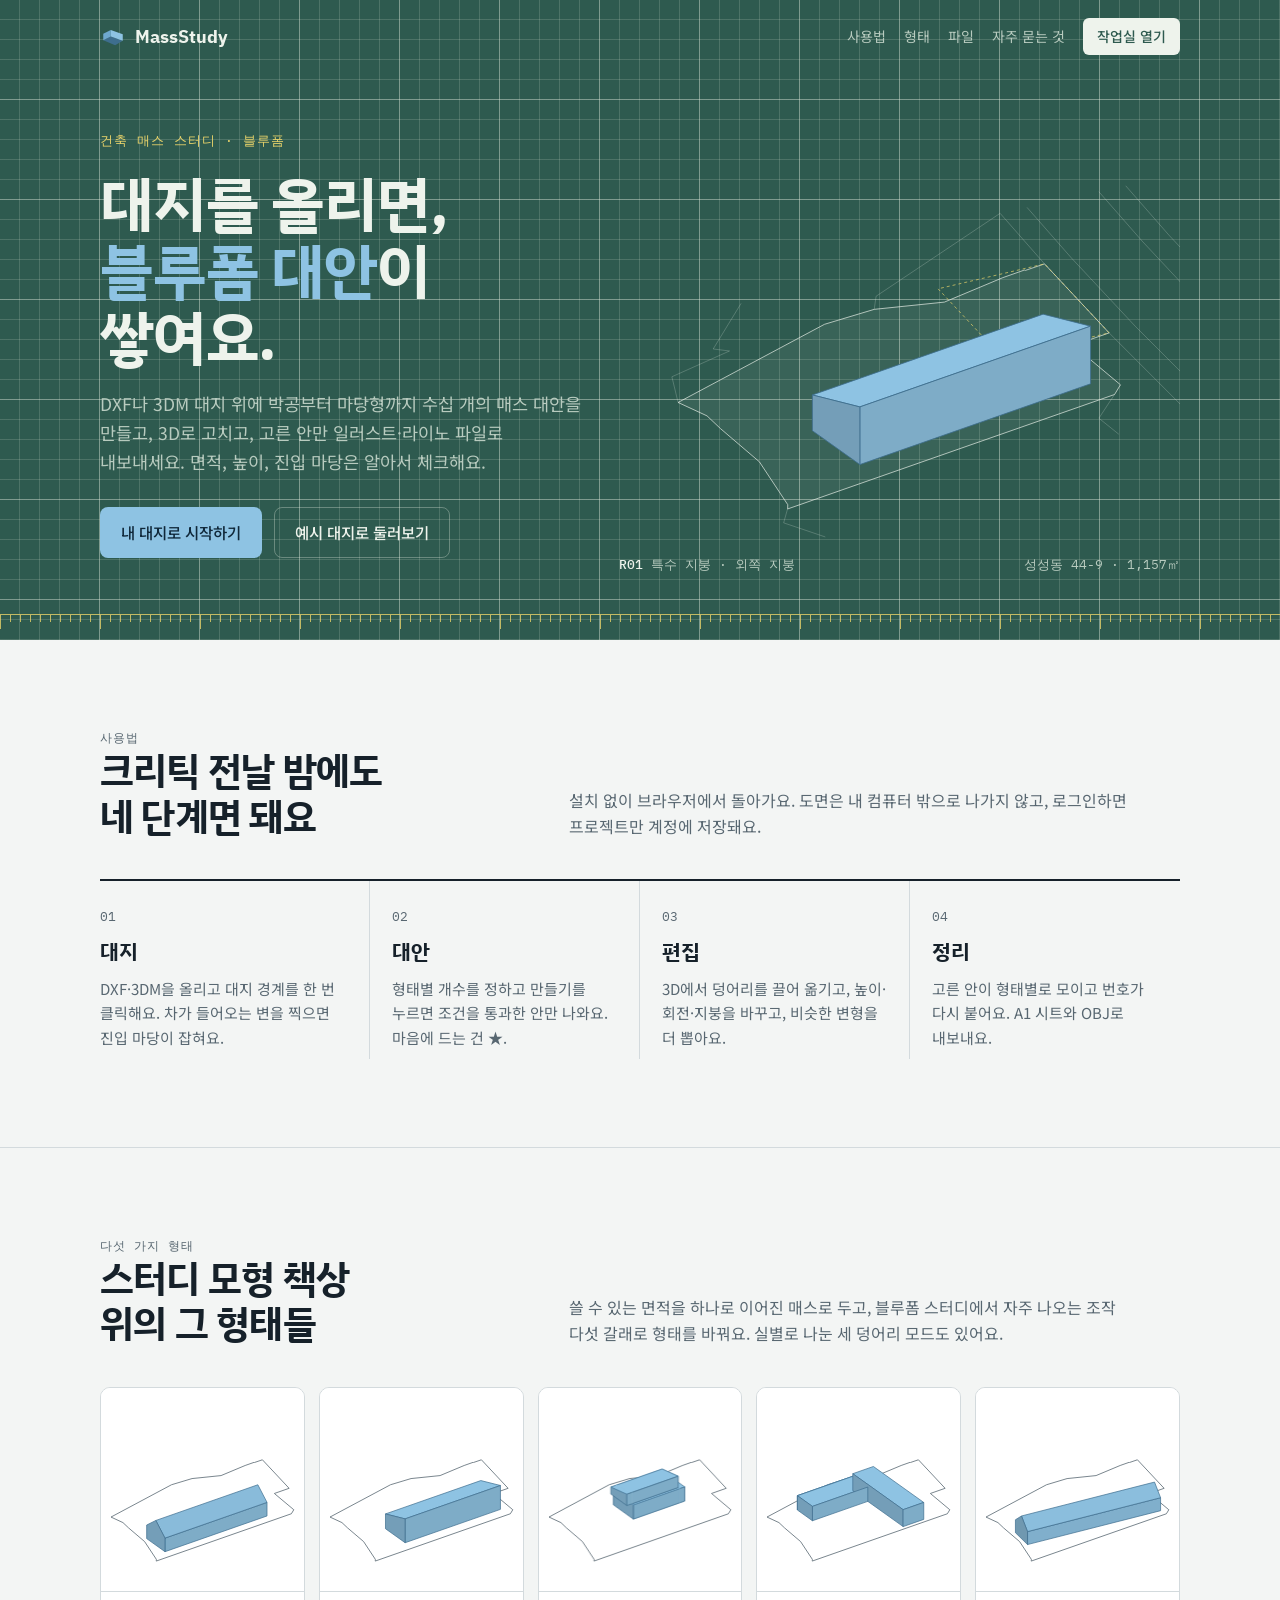
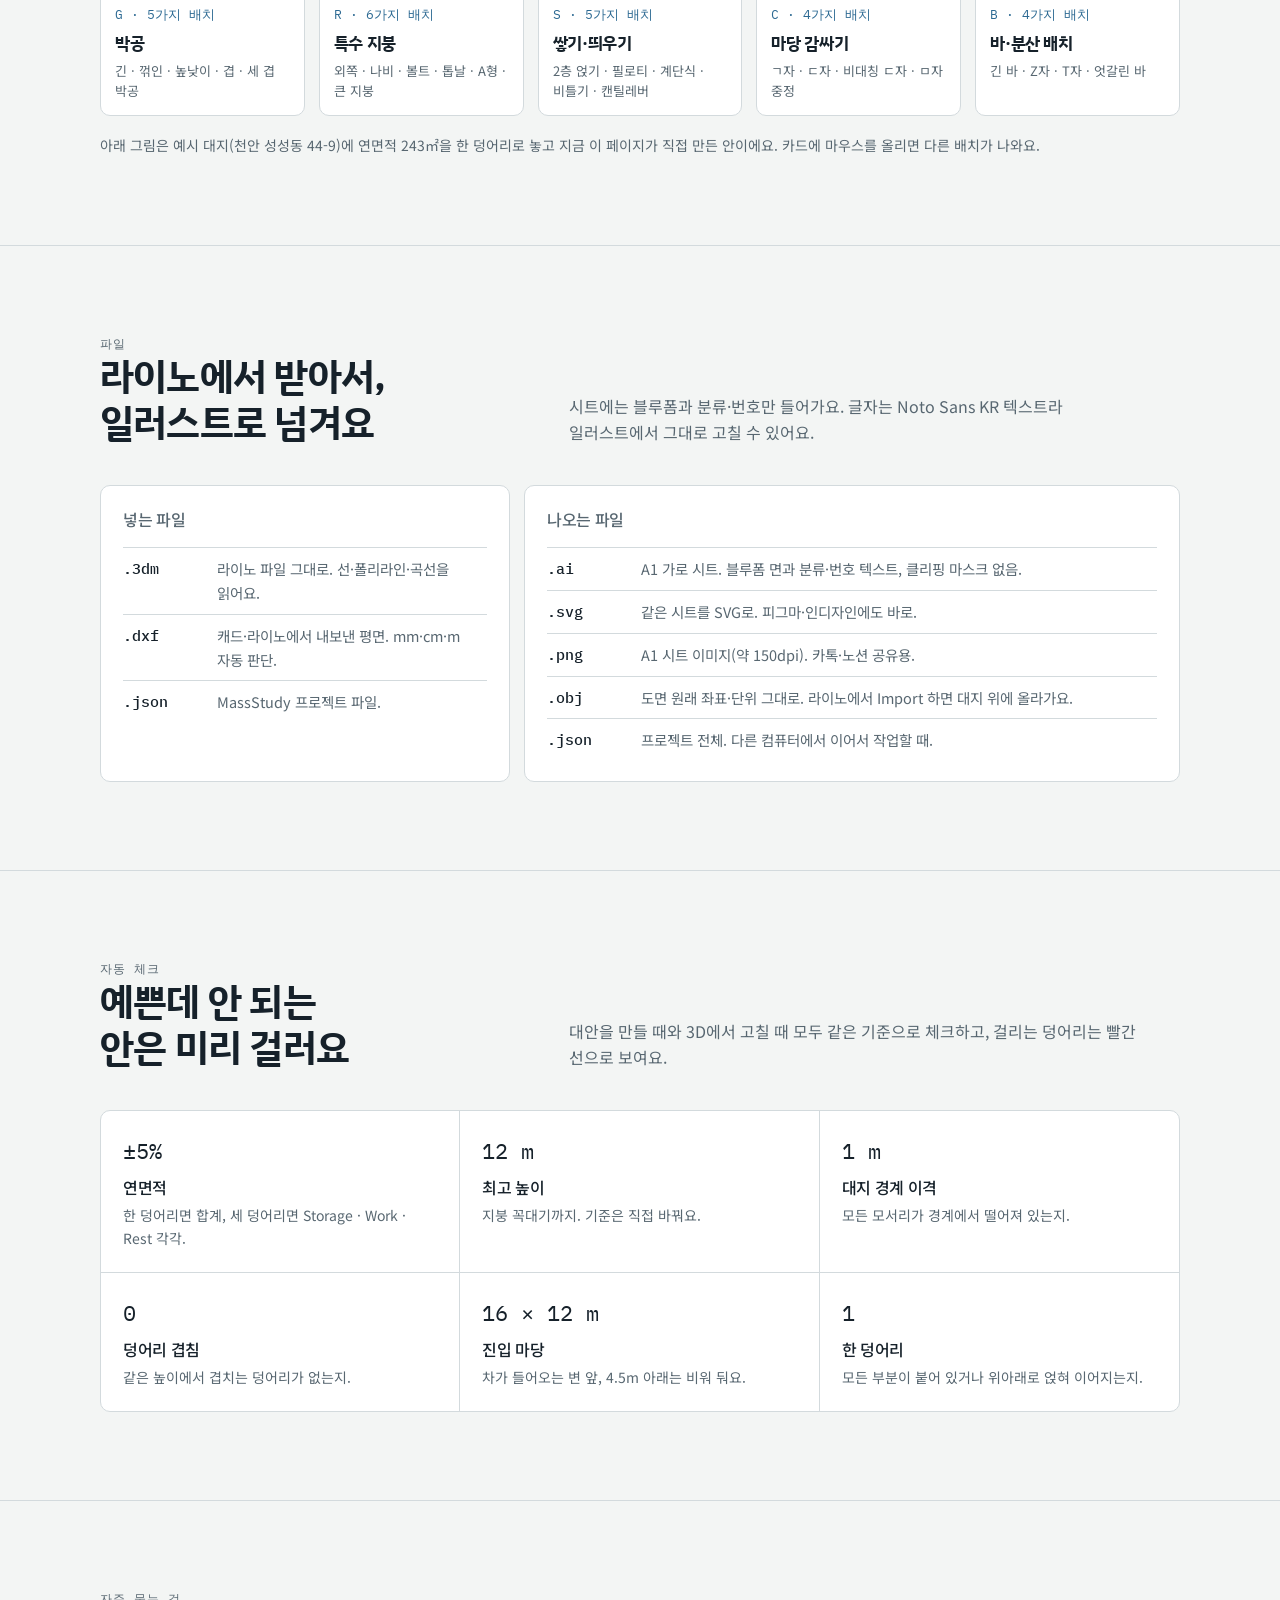
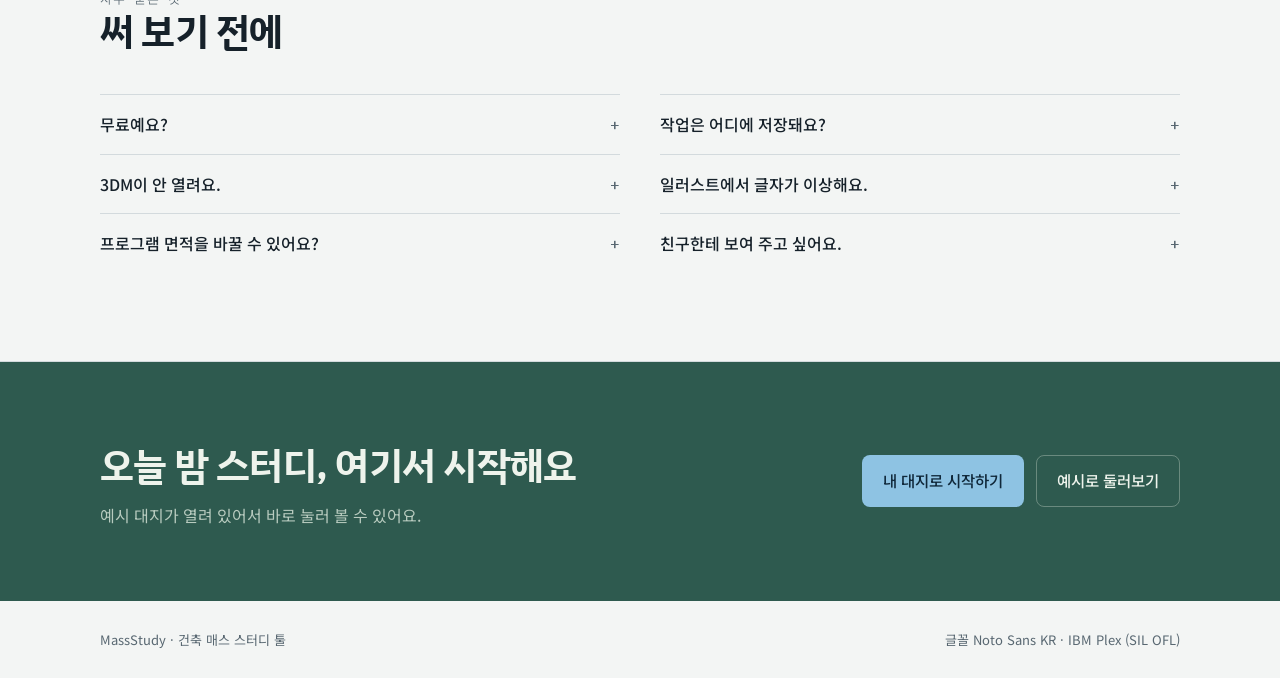
<file: index.html>
<!doctype html>
<html lang="ko">
<head>
<meta charset="utf-8">
<meta name="viewport" content="width=device-width,initial-scale=1,viewport-fit=cover">
<title>MassStudy</title>
<meta name="description" content="대지 도면을 올리면 블루폼 매스 대안을 형태별로 만들어 주는 건축 매스 스터디 툴. 3D로 고치고, 골라서 일러스트·라이노 파일로 내보내요.">
<meta property="og:title" content="MassStudy">
<meta property="og:description" content="대지를 올리면, 블루폼 대안이 쌓입니다. 건축 매스 스터디 툴.">
<link rel="icon" href="favicon.svg" type="image/svg+xml">
<link rel="preconnect" href="https://fonts.googleapis.com">
<link rel="preconnect" href="https://fonts.gstatic.com" crossorigin>
<link rel="stylesheet" href="https://fonts.googleapis.com/css2?family=IBM+Plex+Mono:wght@400;500&family=IBM+Plex+Sans+KR:wght@500;700&family=Noto+Sans+KR:wght@400;500;700&display=swap">
<link rel="stylesheet" href="css/site.css?v=20261019h">
</head>
<body>
<header class="nav">
  <div class="wrap">
    <a class="logo" href="index.html">
      <svg viewBox="0 0 24 24" aria-hidden="true"><path d="M3 15l7-3.5 11 4-7 4z" fill="#3E6E8E"/><path d="M3 15V9l7-3.5v6z" fill="#6FA9CF"/><path d="M10 11.5v-6l11 4v6z" fill="#8EC3E3"/></svg>
      MassStudy
    </a>
    <nav>
      <a href="#how">사용법</a>
      <a href="#forms">형태</a>
      <a href="#files">파일</a>
      <a href="#faq">자주 묻는 것</a>
      <a class="cta" href="app.html">작업실 열기</a>
    </nav>
  </div>
</header>

<section class="hero">
  <div class="wrap">
    <div>
      <p class="eyebrow">건축 매스 스터디 · 블루폼</p>
      <h1>대지를 올리면,<br><em>블루폼 대안</em>이 쌓여요.</h1>
      <p class="lead">DXF나 3DM 대지 위에 박공부터 마당형까지 수십 개의 매스 대안을 만들고, 3D로 고치고, 고른 안만 일러스트·라이노 파일로 내보내세요. 면적, 높이, 진입 마당은 알아서 체크해요.</p>
      <div class="ctas">
        <a class="btn main" href="app.html?start=new">내 대지로 시작하기</a>
        <a class="btn line" href="app.html?start=sample">예시 대지로 둘러보기</a>
      </div>
    </div>
    <div class="stagebox">
      <canvas id="heroCanvas" aria-label="예시 대지 위에서 바뀌는 블루폼 매스 대안" role="img"></canvas>
      <div class="stagecap"><span id="heroCode"><b>G01</b> 한 줄 박공</span><span>성성동 44-9 · 1,157㎡</span></div>
    </div>
  </div>
  <div class="ruler" aria-hidden="true"></div>
</section>

<main>
  <section class="band" id="how">
    <div class="wrap">
      <div class="sechead">
        <div><p class="label">사용법</p><h2>크리틱 전날 밤에도 네 단계면 돼요</h2></div>
        <p>설치 없이 브라우저에서 돌아가요. 도면은 내 컴퓨터 밖으로 나가지 않고, 로그인하면 프로젝트만 계정에 저장돼요.</p>
      </div>
      <div class="steps">
        <div class="step"><span class="n">01</span><h3>대지</h3><p>DXF·3DM을 올리고 대지 경계를 한 번 클릭해요. 차가 들어오는 변을 찍으면 진입 마당이 잡혀요.</p></div>
        <div class="step"><span class="n">02</span><h3>대안</h3><p>형태별 개수를 정하고 만들기를 누르면 조건을 통과한 안만 나와요. 마음에 드는 건 ★.</p></div>
        <div class="step"><span class="n">03</span><h3>편집</h3><p>3D에서 덩어리를 끌어 옮기고, 높이·회전·지붕을 바꾸고, 비슷한 변형을 더 뽑아요.</p></div>
        <div class="step"><span class="n">04</span><h3>정리</h3><p>고른 안이 형태별로 모이고 번호가 다시 붙어요. A1 시트와 OBJ로 내보내요.</p></div>
      </div>
    </div>
  </section>

  <section class="band" id="forms">
    <div class="wrap">
      <div class="sechead">
        <div><p class="label">다섯 가지 형태</p><h2>스터디 모형 책상 위의 그 형태들</h2></div>
        <p>쓸 수 있는 면적을 하나로 이어진 매스로 두고, 블루폼 스터디에서 자주 나오는 조작 다섯 갈래로 형태를 바꿔요. 실별로 나눈 세 덩어리 모드도 있어요.</p>
      </div>
      <div class="forms" id="formsGrid"></div>
      <p class="formsnote">아래 그림은 예시 대지(천안 성성동 44-9)에 연면적 243㎡을 한 덩어리로 놓고 지금 이 페이지가 직접 만든 안이에요. 카드에 마우스를 올리면 다른 배치가 나와요.</p>
    </div>
  </section>

  <section class="band" id="files">
    <div class="wrap">
      <div class="sechead">
        <div><p class="label">파일</p><h2>라이노에서 받아서, 일러스트로 넘겨요</h2></div>
        <p>시트에는 블루폼과 분류·번호만 들어가요. 글자는 Noto Sans KR 텍스트라 일러스트에서 그대로 고칠 수 있어요.</p>
      </div>
      <div class="files">
        <div class="fcol">
          <h3>넣는 파일</h3>
          <table class="ftable"><tbody>
            <tr><td>.3dm</td><td>라이노 파일 그대로. 선·폴리라인·곡선을 읽어요.</td></tr>
            <tr><td>.dxf</td><td>캐드·라이노에서 내보낸 평면. mm·cm·m 자동 판단.</td></tr>
            <tr><td>.json</td><td>MassStudy 프로젝트 파일.</td></tr>
          </tbody></table>
        </div>
        <div class="fcol">
          <h3>나오는 파일</h3>
          <table class="ftable"><tbody>
            <tr><td>.ai</td><td>A1 가로 시트. 블루폼 면과 분류·번호 텍스트, 클리핑 마스크 없음.</td></tr>
            <tr><td>.svg</td><td>같은 시트를 SVG로. 피그마·인디자인에도 바로.</td></tr>
            <tr><td>.png</td><td>A1 시트 이미지(약 150dpi). 카톡·노션 공유용.</td></tr>
            <tr><td>.obj</td><td>도면 원래 좌표·단위 그대로. 라이노에서 Import 하면 대지 위에 올라가요.</td></tr>
            <tr><td>.json</td><td>프로젝트 전체. 다른 컴퓨터에서 이어서 작업할 때.</td></tr>
          </tbody></table>
        </div>
      </div>
    </div>
  </section>

  <section class="band" id="checks">
    <div class="wrap">
      <div class="sechead">
        <div><p class="label">자동 체크</p><h2>예쁜데 안 되는 안은 미리 걸러요</h2></div>
        <p>대안을 만들 때와 3D에서 고칠 때 모두 같은 기준으로 체크하고, 걸리는 덩어리는 빨간 선으로 보여요.</p>
      </div>
      <div class="checks">
        <div class="chk"><span class="v">±5%</span><h3>연면적</h3><p>한 덩어리면 합계, 세 덩어리면 Storage · Work · Rest 각각.</p></div>
        <div class="chk"><span class="v">12 m</span><h3>최고 높이</h3><p>지붕 꼭대기까지. 기준은 직접 바꿔요.</p></div>
        <div class="chk"><span class="v">1 m</span><h3>대지 경계 이격</h3><p>모든 모서리가 경계에서 떨어져 있는지.</p></div>
        <div class="chk"><span class="v">0</span><h3>덩어리 겹침</h3><p>같은 높이에서 겹치는 덩어리가 없는지.</p></div>
        <div class="chk"><span class="v">16 × 12 m</span><h3>진입 마당</h3><p>차가 들어오는 변 앞, 4.5m 아래는 비워 둬요.</p></div>
        <div class="chk"><span class="v">1</span><h3>한 덩어리</h3><p>모든 부분이 붙어 있거나 위아래로 얹혀 이어지는지.</p></div>
      </div>
    </div>
  </section>

  <section class="band" id="faq">
    <div class="wrap">
      <div class="sechead">
        <div><p class="label">자주 묻는 것</p><h2>써 보기 전에</h2></div>
        <p></p>
      </div>
      <div class="faq">
        <details><summary>무료예요?</summary><p>네. 회원가입 없이 바로 쓸 수 있어요. 로그인은 여러 컴퓨터에서 이어서 작업하고 싶을 때만 필요해요.</p></details>
        <details><summary>작업은 어디에 저장돼요?</summary><p>기본은 지금 쓰는 브라우저예요. 로그인하면 계정에도 자동 저장되고, 프로젝트 파일(.json)로 받아 둘 수도 있어요.</p></details>
        <details><summary>3DM이 안 열려요.</summary><p>대지 주변만 골라 새 파일로 저장하면 가볍고 빨라요. 그래도 안 되면 라이노에서 Export Selected → DXF로 올려 주세요.</p></details>
        <details><summary>일러스트에서 글자가 이상해요.</summary><p>Noto Sans KR을 설치하면 그대로 보이고 고칠 수 있어요. 없으면 일러스트가 비슷한 글꼴로 바꿔 보여 줘요.</p></details>
        <details><summary>프로그램 면적을 바꿀 수 있어요?</summary><p>네. 대지 탭에서 Storage · Work · Rest 면적과 최고 높이, 이격, 진입 마당 크기를 바꾸고 대안을 다시 만들면 돼요.</p></details>
        <details><summary>친구한테 보여 주고 싶어요.</summary><p>로그인한 상태에서 프로젝트 목록의 공유 링크를 누르면 링크가 복사돼요. 받은 사람은 사본으로 열어서 원본은 안전해요.</p></details>
      </div>
    </div>
  </section>

  <section class="final">
    <div class="wrap">
      <div><h2>오늘 밤 스터디, 여기서 시작해요</h2><p>예시 대지가 열려 있어서 바로 눌러 볼 수 있어요.</p></div>
      <div class="ctas"><a class="btn main" href="app.html?start=new">내 대지로 시작하기</a><a class="btn line" href="app.html?start=sample">예시로 둘러보기</a></div>
    </div>
  </section>
</main>

<footer>
  <div class="wrap">
    <span>MassStudy · 건축 매스 스터디 툴</span>
    <span>글꼴 Noto Sans KR · IBM Plex (SIL OFL)</span>
  </div>
</footer>

<script src="js/core.js?v=20261019h"></script>
<script src="js/union.js?v=20261019h"></script>
<script src="js/axon.js?v=20261019h"></script>
<script src="js/landing.js?v=20261019h"></script>
</body>
</html>
</file>
<file: css/site.css>
/* Layout: landing. A cutting-mat hero (the studio table where blue foam lives), then a calm paper page: steps, forms gallery, files, checks, questions. */
:root {
  --paper: #F3F5F4;      /* page */
  --card: #FFFFFF;
  --ink: #16212A;
  --muted: #586771;
  --rule: #D3DADD;
  --mat: #2E5A4F;        /* cutting mat green */
  --mat-line: rgba(232, 240, 228, .16);
  --mat-line-strong: rgba(232, 240, 228, .32);
  --mat-ink: #EEF3EC;
  --mat-muted: #B8CBBF;
  --ruler: #E8D36A;      /* printed yellow ruler marks */
  --accent: #2D6A93;
  --accent-ink: #FFFFFF;
  --foam: #8EC3E3;
  --f-display: "IBM Plex Sans KR", "Noto Sans KR", "Apple SD Gothic Neo", sans-serif;
  --f-body: "Noto Sans KR", "Apple SD Gothic Neo", "Malgun Gothic", system-ui, sans-serif;
  --f-mono: "IBM Plex Mono", ui-monospace, Menlo, monospace;
  --wrap: 1120px;
}
@media (prefers-color-scheme: dark) {
  :root:not([data-theme="light"]) {
    --paper: #10171B; --card: #182228; --ink: #E3EAEE; --muted: #96A6AF; --rule: #2A363D;
    --mat: #21433B; --accent: #7FB8DD; --accent-ink: #0E1A22; color-scheme: dark;
  }
}
:root[data-theme="dark"] {
  --paper: #10171B; --card: #182228; --ink: #E3EAEE; --muted: #96A6AF; --rule: #2A363D;
  --mat: #21433B; --accent: #7FB8DD; --accent-ink: #0E1A22; color-scheme: dark;
}
* { box-sizing: border-box; }
html { scroll-behavior: smooth; }
@media (prefers-reduced-motion: reduce) { html { scroll-behavior: auto; } }
body { word-break: keep-all; overflow-wrap: anywhere; margin: 0; background: var(--paper); color: var(--ink); font-family: var(--f-body); font-size: 16px; line-height: 1.65; }
a { color: var(--accent); }
:focus-visible { outline: 2px solid var(--accent); outline-offset: 3px; }
.wrap { max-width: var(--wrap); margin: 0 auto; padding-inline: 20px; }
h1, h2, h3 { font-family: var(--f-display); text-wrap: balance; letter-spacing: -0.02em; }

/* nav */
.nav { position: absolute; top: 0; left: 0; right: 0; z-index: 2; padding-top: env(safe-area-inset-top, 0px); }
.nav .wrap { display: flex; align-items: center; gap: 20px; padding-block: 18px; }
.logo { display: flex; align-items: center; gap: 9px; color: var(--mat-ink); text-decoration: none; font-family: var(--f-display); font-weight: 700; font-size: 18px; }
.logo svg { width: 26px; height: 26px; }
.nav nav { margin-left: auto; display: flex; gap: 18px; align-items: center; flex-wrap: wrap; }
.nav nav a { color: var(--mat-muted); text-decoration: none; font-size: 14px; }
.nav nav a:hover { color: var(--mat-ink); }
.nav nav a.cta { color: var(--mat); background: var(--mat-ink); padding: 7px 14px; border-radius: 6px; font-weight: 500; }

/* hero on the mat */
.hero { position: relative; background-color: var(--mat); color: var(--mat-ink); overflow: hidden;
  background-image:
    linear-gradient(var(--mat-line-strong) 1px, transparent 1px), linear-gradient(90deg, var(--mat-line-strong) 1px, transparent 1px),
    linear-gradient(var(--mat-line) 1px, transparent 1px), linear-gradient(90deg, var(--mat-line) 1px, transparent 1px);
  background-size: 100px 100px, 100px 100px, 20px 20px, 20px 20px; background-position: -1px -1px; }
.hero .wrap { display: grid; grid-template-columns: minmax(0, 1fr) minmax(0, 1.15fr); gap: 32px; align-items: center; padding-block: 120px 72px; }
.eyebrow { font-family: var(--f-mono); font-size: 12.5px; letter-spacing: .08em; color: var(--ruler); text-transform: uppercase; margin: 0 0 18px; }
.hero h1 { font-size: clamp(34px, 5.2vw, 60px); line-height: 1.12; margin: 0 0 20px; font-weight: 700; }
.hero h1 em { font-style: normal; color: var(--foam); }
.hero p.lead { font-size: 17.5px; color: var(--mat-muted); max-width: 31em; margin: 0 0 30px; }
.ctas { display: flex; gap: 12px; flex-wrap: wrap; }
.btn { display: inline-flex; align-items: center; gap: 8px; padding: 12px 20px; border-radius: 8px; font-weight: 500; text-decoration: none; font-size: 15.5px; border: 1px solid transparent; }
.btn.main { background: var(--foam); color: #10283A; }
.btn.main:hover { background: #A6D2EC; }
.btn.line { border-color: var(--mat-line-strong); color: var(--mat-ink); }
.btn.line:hover { border-color: var(--mat-ink); }
.stagebox { position: relative; aspect-ratio: 5 / 4; width: 100%; max-width: 100%; }
#heroCanvas { width: 100%; height: 100%; display: block; }
.stagecap { position: absolute; left: 0; right: 0; bottom: -6px; display: flex; justify-content: space-between; gap: 12px; font-family: var(--f-mono); font-size: 12.5px; color: var(--mat-muted); }
.stagecap b { color: var(--mat-ink); font-weight: 500; }
.ruler { position: absolute; left: 0; right: 0; bottom: 0; height: 26px; border-top: 1px solid var(--ruler); opacity: .8;
  background-image: linear-gradient(90deg, var(--ruler) 1px, transparent 1px), linear-gradient(90deg, var(--ruler) 1px, transparent 1px);
  background-size: 100px 14px, 10px 7px; background-repeat: repeat-x; background-position: 0 0, 0 0; }

/* sections */
section.band { padding-block: 88px; border-bottom: 1px solid var(--rule); }
.sechead { display: grid; grid-template-columns: minmax(0, 1fr) minmax(0, 1.4fr); gap: 32px; align-items: end; margin-bottom: 40px; }
.sechead h2 { font-size: clamp(26px, 3.4vw, 38px); margin: 0; line-height: 1.2; }
.sechead p { margin: 0; color: var(--muted); max-width: 36em; }
.label { font-family: var(--f-mono); font-size: 12px; letter-spacing: .08em; color: var(--accent); text-transform: uppercase; margin: 0 0 10px; }

.steps { display: grid; grid-template-columns: repeat(4, minmax(0, 1fr)); gap: 0; border-top: 2px solid var(--ink); }
.step { padding: 20px 22px 8px 0; border-right: 1px solid var(--rule); padding-left: 0; }
.step + .step { padding-left: 22px; }
.step:last-child { border-right: 0; }
.step .n { font-family: var(--f-mono); font-size: 13px; color: var(--muted); }
.step h3 { margin: 6px 0 8px; font-size: 21px; }
.step p { margin: 0; color: var(--muted); font-size: 15px; }

.forms { display: grid; grid-template-columns: repeat(5, minmax(0, 1fr)); gap: 14px; }
.form { background: var(--card); border: 1px solid var(--rule); border-radius: 10px; overflow: hidden; display: flex; flex-direction: column; min-width: 0; }
.form canvas { width: 100%; aspect-ratio: 1 / 1; display: block; }
.form .meta { padding: 12px 14px 14px; border-top: 1px solid var(--rule); display: flex; flex-direction: column; gap: 4px; }
.form .k { font-family: var(--f-mono); font-size: 13px; color: var(--accent); }
.form h3 { margin: 0; font-size: 17px; }
.form p { margin: 0; font-size: 13px; color: var(--muted); line-height: 1.55; }
.formsnote { margin: 18px 0 0; color: var(--muted); font-size: 14px; }

.files { display: grid; grid-template-columns: minmax(0, 1fr) minmax(0, 1.6fr); gap: 14px; }
.fcol { background: var(--card); border: 1px solid var(--rule); border-radius: 10px; padding: 20px 22px; min-width: 0; }
.fcol h3 { margin: 0 0 14px; font-size: 16px; color: var(--muted); font-weight: 500; font-family: var(--f-body); }
.ftable { width: 100%; border-collapse: collapse; font-size: 14.5px; }
.ftable td { padding: 9px 0; border-top: 1px solid var(--rule); vertical-align: top; }
.ftable td:first-child { font-family: var(--f-mono); font-weight: 500; width: 6.5em; white-space: nowrap; }
.ftable td:last-child { color: var(--muted); }

.checks { display: grid; grid-template-columns: repeat(3, minmax(0, 1fr)); gap: 0; border: 1px solid var(--rule); border-radius: 10px; background: var(--card); overflow: hidden; }
.chk { padding: 22px; border-right: 1px solid var(--rule); border-bottom: 1px solid var(--rule); min-width: 0; }
.chk:nth-child(3n) { border-right: 0; }
.chk:nth-last-child(-n+3) { border-bottom: 0; }
.chk .v { font-family: var(--f-mono); font-size: 22px; font-variant-numeric: tabular-nums; }
.chk h3 { margin: 4px 0 4px; font-size: 16px; font-family: var(--f-body); font-weight: 500; }
.chk p { margin: 0; font-size: 14px; color: var(--muted); }

.faq { display: grid; grid-template-columns: repeat(2, minmax(0, 1fr)); gap: 0 40px; }
.faq details { border-top: 1px solid var(--rule); padding: 16px 0; }
.faq summary { cursor: pointer; font-weight: 500; list-style: none; display: flex; justify-content: space-between; gap: 12px; }
.faq summary::after { content: "+"; font-family: var(--f-mono); color: var(--muted); }
.faq details[open] summary::after { content: "−"; }
.faq summary::-webkit-details-marker { display: none; }
.faq p { margin: 10px 0 0; color: var(--muted); font-size: 15px; }

.final { background: var(--mat); color: var(--mat-ink); padding-block: 72px; }
.final .wrap { display: flex; align-items: center; justify-content: space-between; gap: 24px; flex-wrap: wrap; }
.final h2 { margin: 0; font-size: clamp(26px, 3.4vw, 38px); }
.final p { margin: 6px 0 0; color: var(--mat-muted); }
footer { padding-block: 28px calc(28px + env(safe-area-inset-bottom, 0px)); color: var(--muted); font-size: 13px; }
footer .wrap { display: flex; justify-content: space-between; gap: 12px; flex-wrap: wrap; }

@media (max-width: 960px) {
  .hero .wrap { grid-template-columns: 1fr; padding-block: 100px 56px; }
  .sechead { grid-template-columns: 1fr; gap: 12px; }
  .steps { grid-template-columns: repeat(2, minmax(0, 1fr)); }
  .step:nth-child(2) { border-right: 0; }
  .step:nth-child(3) { padding-left: 0; }
  .forms { grid-template-columns: repeat(3, minmax(0, 1fr)); }
  .files { grid-template-columns: 1fr; }
  .checks { grid-template-columns: repeat(2, minmax(0, 1fr)); }
  .chk:nth-child(3n) { border-right: 1px solid var(--rule); }
  .chk:nth-child(2n) { border-right: 0; }
  .chk:nth-last-child(-n+3) { border-bottom: 1px solid var(--rule); }
  .chk:nth-last-child(-n+2) { border-bottom: 0; }
  .faq { grid-template-columns: 1fr; }
}
@media (max-width: 600px) {
  .nav nav a:not(.cta) { display: none; }
  .steps { grid-template-columns: 1fr; }
  .step, .step + .step { border-right: 0; padding-left: 0; border-bottom: 1px solid var(--rule); padding-bottom: 18px; }
  .forms { grid-template-columns: repeat(2, minmax(0, 1fr)); }
  .checks { grid-template-columns: 1fr; }
  .chk, .chk:nth-child(n) { border-right: 0; border-bottom: 1px solid var(--rule); }
  .chk:last-child { border-bottom: 0; }
  section.band { padding-block: 64px; }
}
</file>
